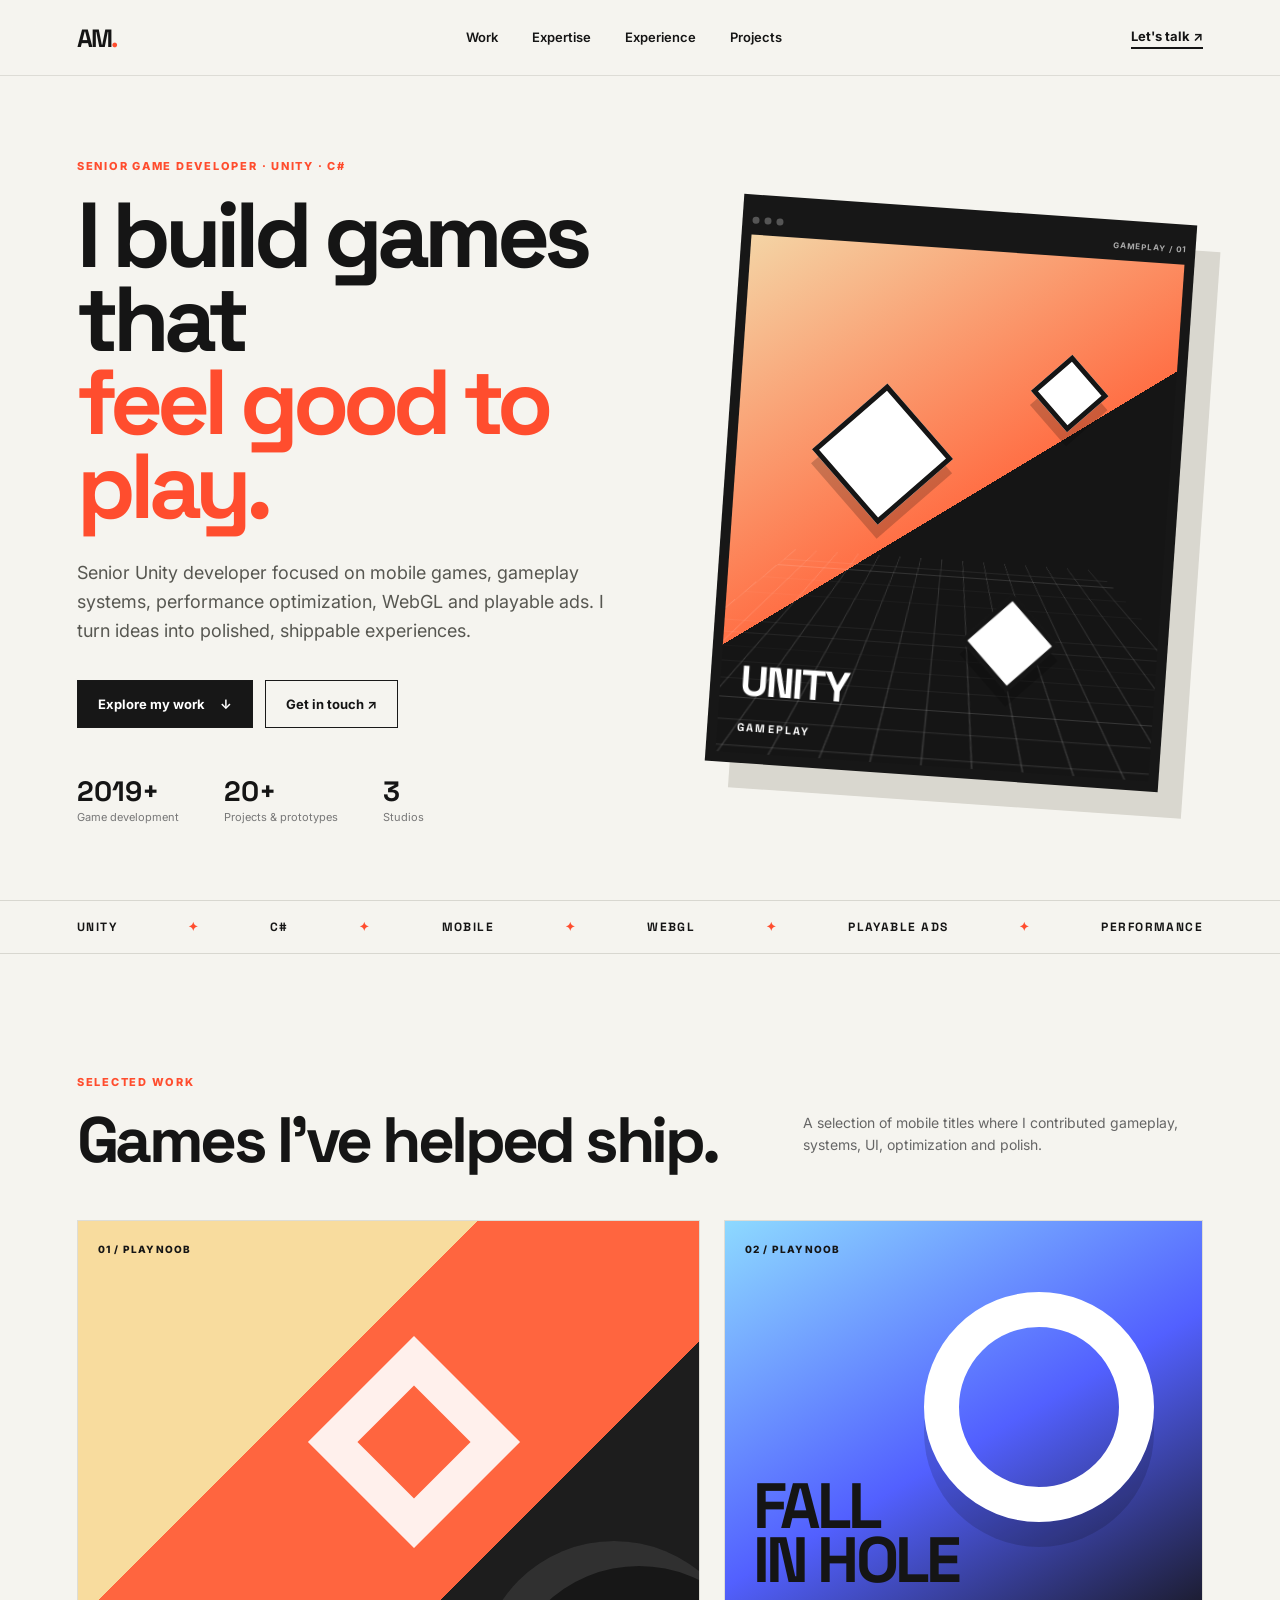
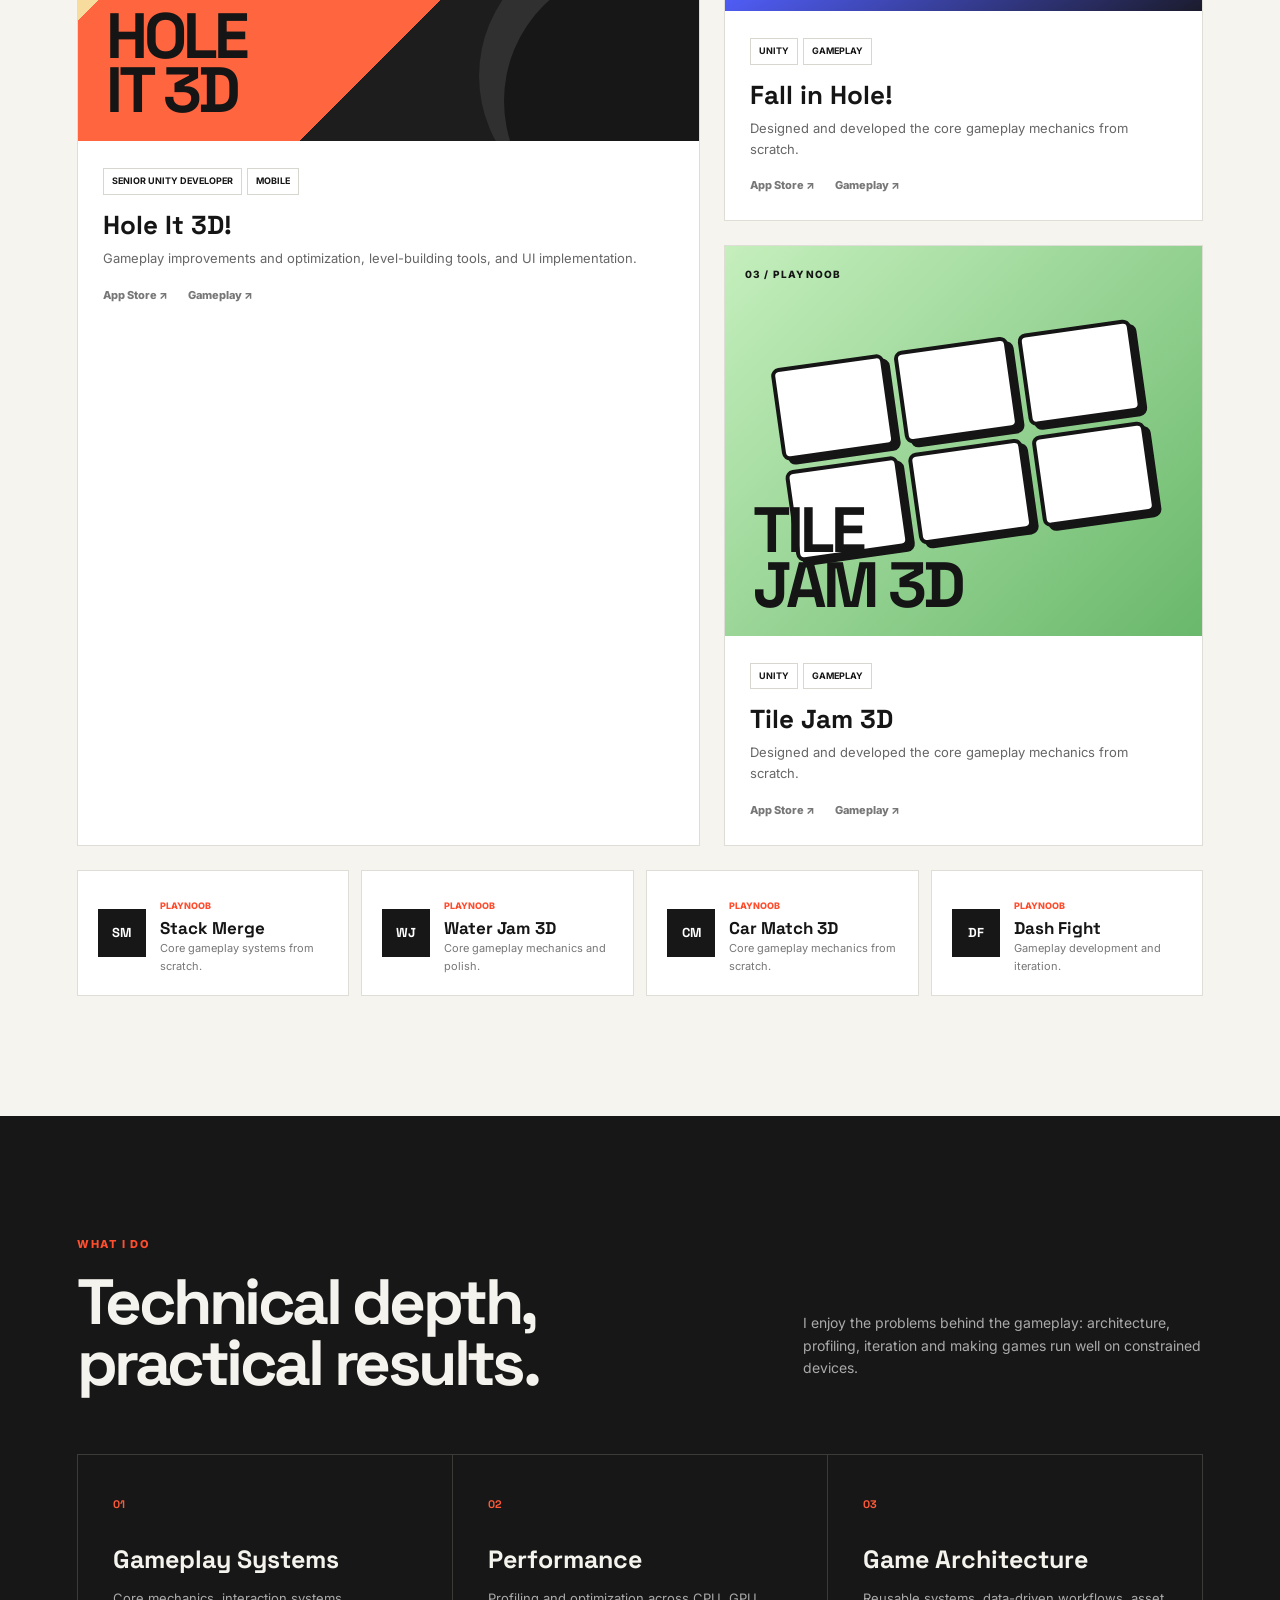
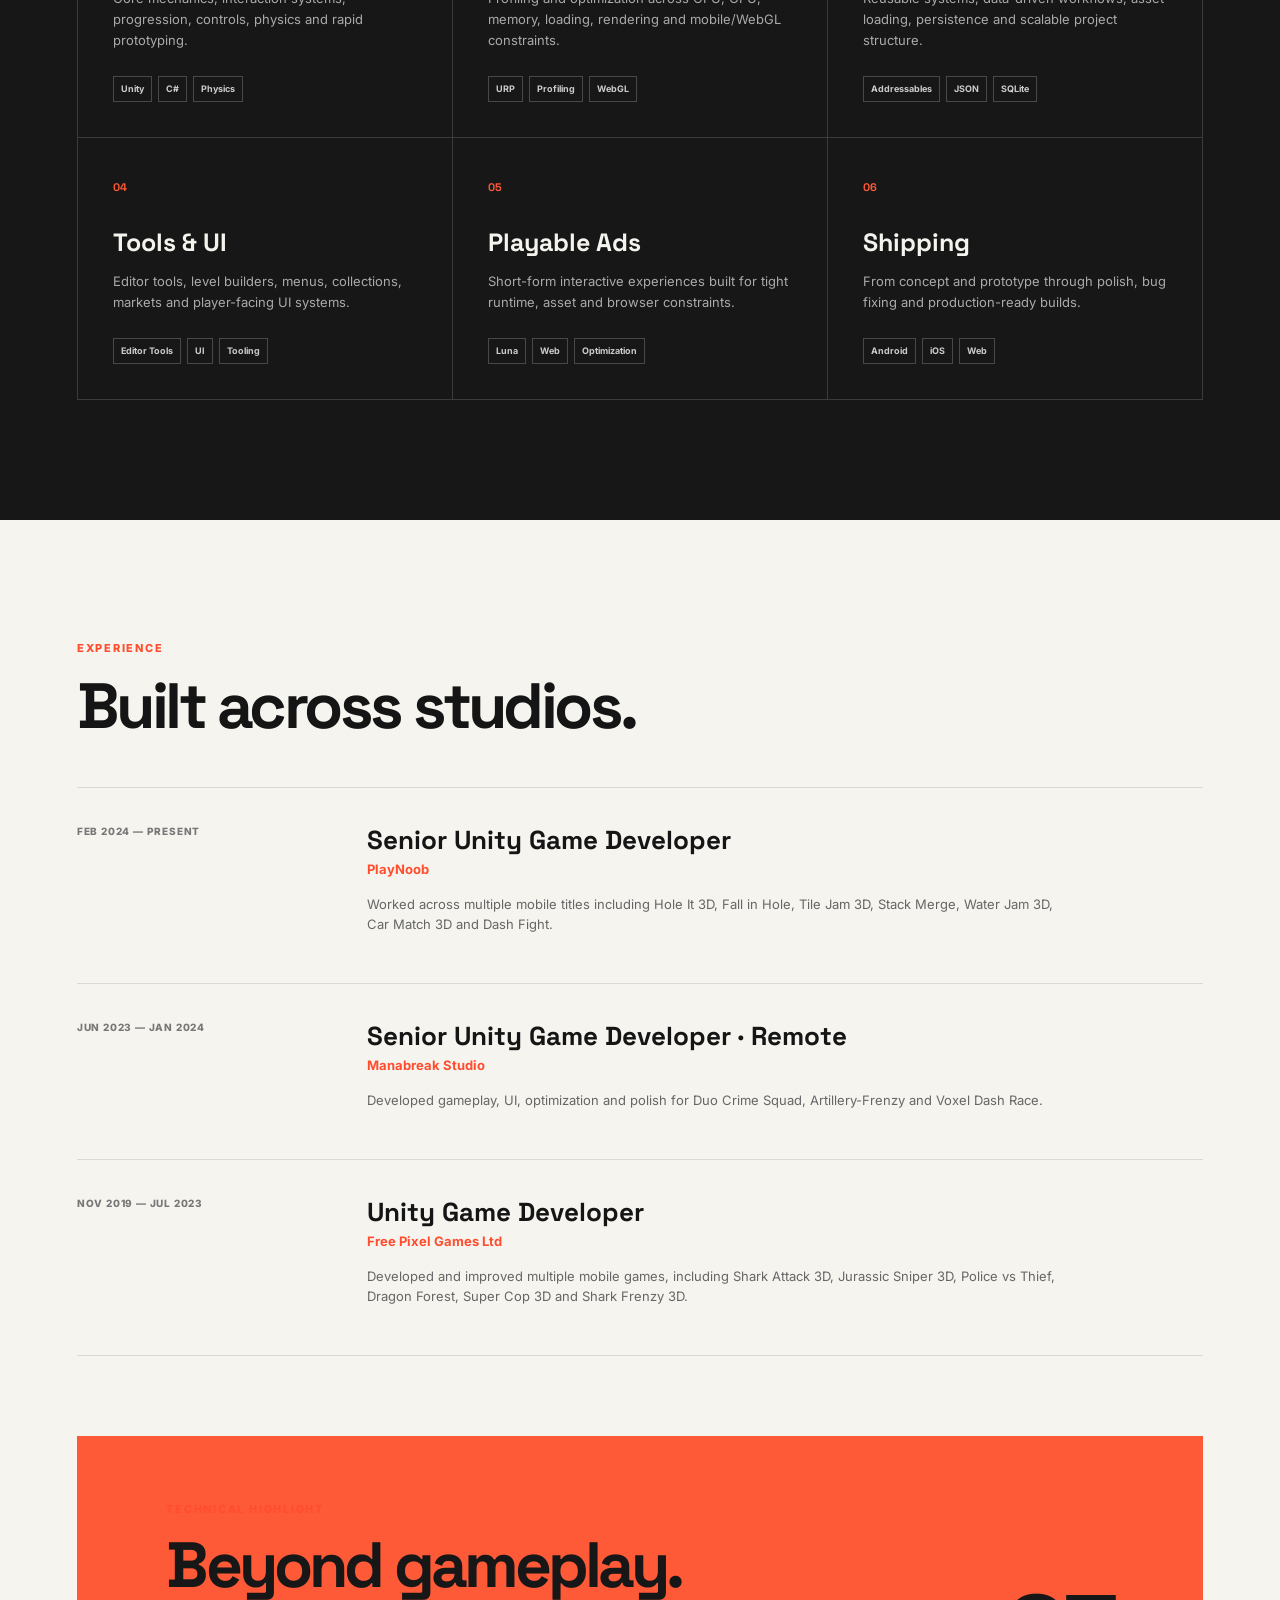
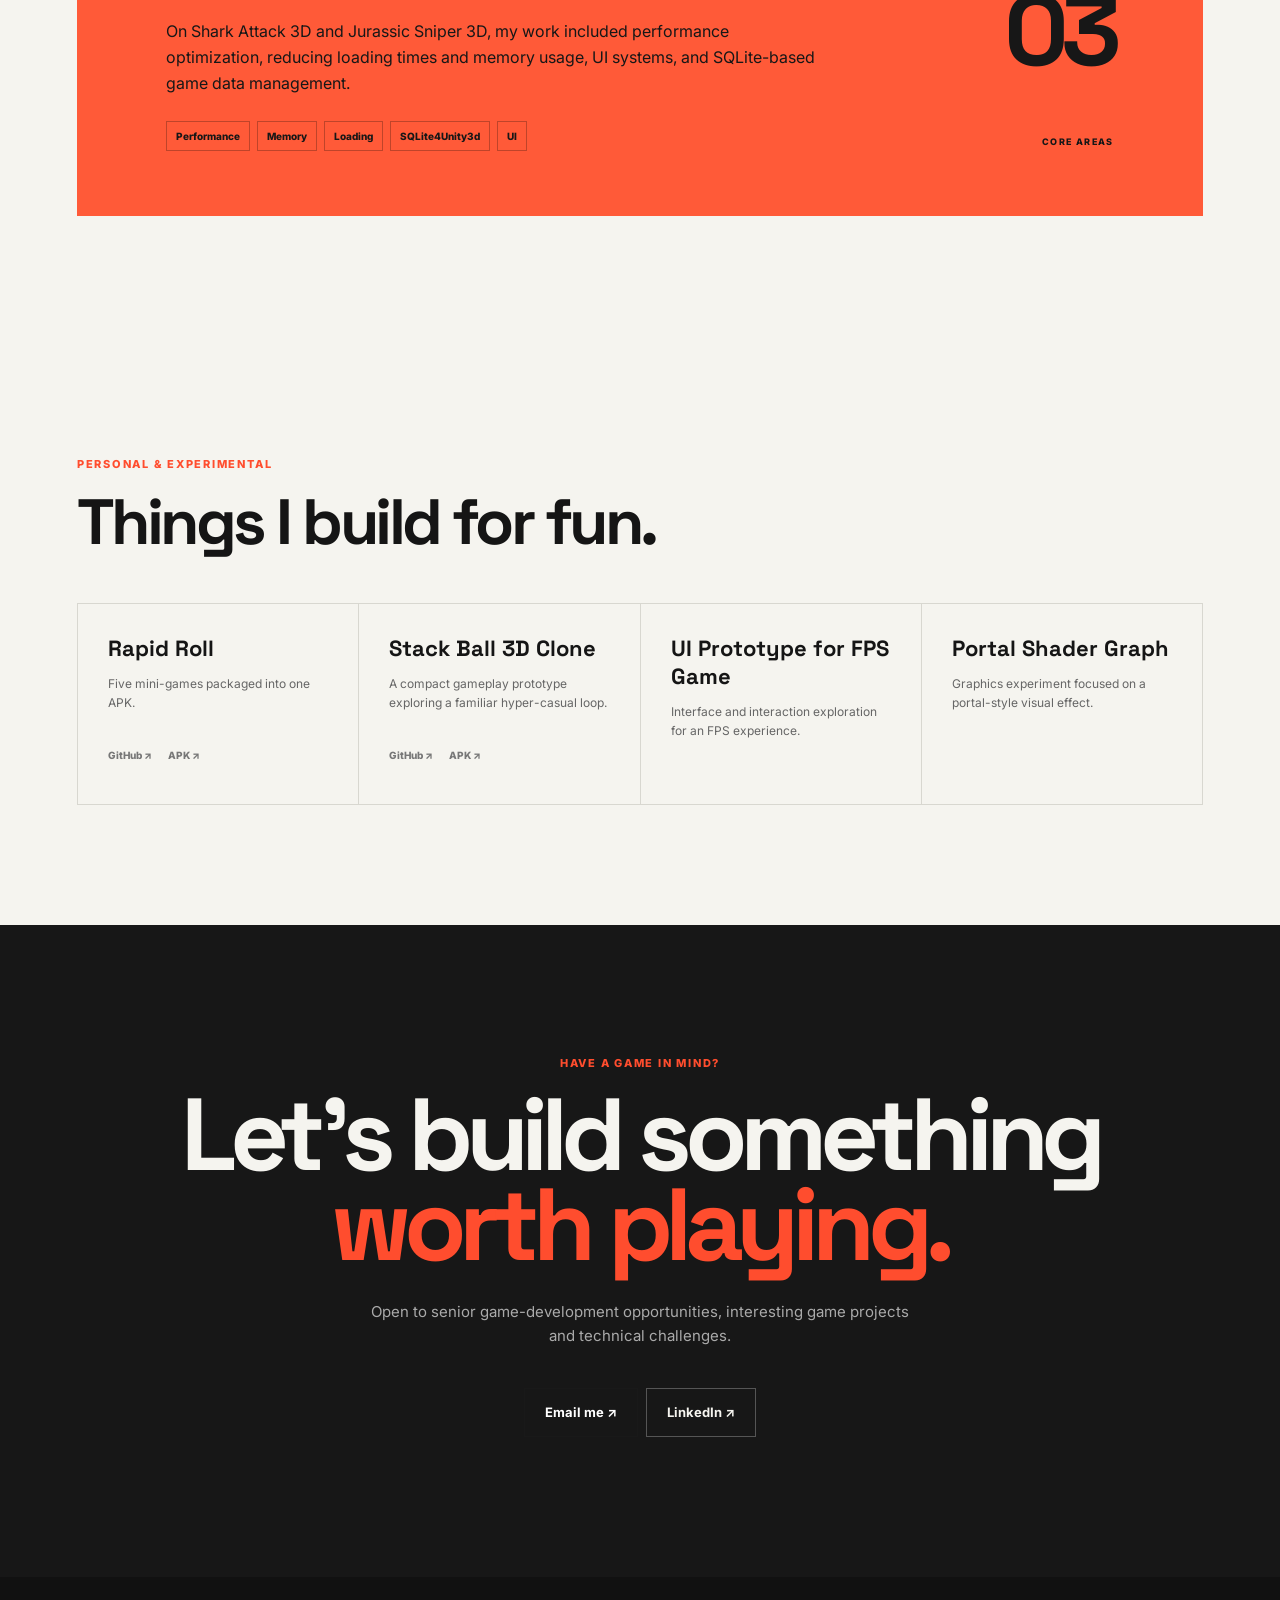
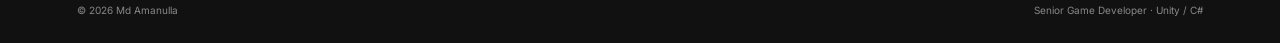
<file: amanulla-portfolio/index.html>
<!doctype html>
<html lang="en">
<head>
  <meta charset="utf-8">
  <meta name="viewport" content="width=device-width, initial-scale=1">
  <meta name="description" content="Md Amanulla — Senior Unity Game Developer specializing in mobile games, WebGL, optimization and playable ads.">
  <title>Md Amanulla — Senior Game Developer</title>
  <link rel="preconnect" href="https://fonts.googleapis.com">
  <link rel="preconnect" href="https://fonts.gstatic.com" crossorigin>
  <link href="https://fonts.googleapis.com/css2?family=Inter:wght@400;500;600;700;800&family=Space+Grotesk:wght@500;600;700&display=swap" rel="stylesheet">
  <link rel="stylesheet" href="style.css">
</head>
<body>
<header class="nav">
  <a class="brand" href="#top">AM<span>.</span></a>
  <nav>
    <a href="#work">Work</a>
    <a href="#expertise">Expertise</a>
    <a href="#experience">Experience</a>
    <a href="#personal">Projects</a>
  </nav>
  <a class="nav-cta" href="#contact">Let's talk ↗</a>
</header>

<main id="top">
<section class="hero">
  <div class="hero-copy">
    <p class="eyebrow">SENIOR GAME DEVELOPER · UNITY · C#</p>
    <h1>I build games that<br><em>feel good to play.</em></h1>
    <p class="lead">Senior Unity developer focused on mobile games, gameplay systems, performance optimization, WebGL and playable ads. I turn ideas into polished, shippable experiences.</p>
    <div class="hero-actions">
      <a class="button primary" href="#work">Explore my work <span>↓</span></a>
      <a class="button ghost" href="mailto:YOUR_EMAIL_HERE">Get in touch ↗</a>
    </div>
    <div class="hero-meta">
      <div><strong>2019+</strong><span>Game development</span></div>
      <div><strong>20+</strong><span>Projects & prototypes</span></div>
      <div><strong>3</strong><span>Studios</span></div>
    </div>
  </div>
  <div class="hero-art">
    <div class="orb orb-a"></div><div class="orb orb-b"></div>
    <div class="game-frame">
      <div class="frame-top"><span></span><span></span><span></span><b>GAMEPLAY / 01</b></div>
      <div class="frame-screen">
        <div class="grid"></div>
        <div class="cube cube-1"></div><div class="cube cube-2"></div><div class="cube cube-3"></div>
        <div class="frame-label">UNITY<br><small>GAMEPLAY</small></div>
      </div>
    </div>
  </div>
</section>

<section class="ticker"><span>UNITY</span><i>✦</i><span>C#</span><i>✦</i><span>MOBILE</span><i>✦</i><span>WEBGL</span><i>✦</i><span>PLAYABLE ADS</span><i>✦</i><span>PERFORMANCE</span></section>

<section id="work" class="section">
  <div class="section-head">
    <div><p class="eyebrow">SELECTED WORK</p><h2>Games I've helped ship.</h2></div>
    <p class="section-note">A selection of mobile titles where I contributed gameplay, systems, UI, optimization and polish.</p>
  </div>

  <div class="featured-grid">
    <article class="project-card featured">
      <div class="project-visual visual-hole"><span class="visual-tag">01 / PLAYNOOB</span><div class="visual-title">HOLE<br>IT 3D</div><div class="visual-shape"></div></div>
      <div class="project-info">
        <div><span class="tag">Senior Unity Developer</span><span class="tag">Mobile</span></div>
        <h3>Hole It 3D!</h3>
        <p>Gameplay improvements and optimization, level-building tools, and UI implementation.</p>
        <div class="project-links"><a href="#" class="disabled">App Store ↗</a><a href="#" class="disabled">Gameplay ↗</a></div>
      </div>
    </article>

    <article class="project-card">
      <div class="project-visual visual-fall"><span class="visual-tag">02 / PLAYNOOB</span><div class="visual-title">FALL<br>IN HOLE</div><div class="ring"></div></div>
      <div class="project-info">
        <div><span class="tag">Unity</span><span class="tag">Gameplay</span></div>
        <h3>Fall in Hole!</h3>
        <p>Designed and developed the core gameplay mechanics from scratch.</p>
        <div class="project-links"><a href="#" class="disabled">App Store ↗</a><a href="#" class="disabled">Gameplay ↗</a></div>
      </div>
    </article>

    <article class="project-card">
      <div class="project-visual visual-tile"><span class="visual-tag">03 / PLAYNOOB</span><div class="tiles"><b></b><b></b><b></b><b></b><b></b><b></b></div><div class="visual-title">TILE<br>JAM 3D</div></div>
      <div class="project-info">
        <div><span class="tag">Unity</span><span class="tag">Gameplay</span></div>
        <h3>Tile Jam 3D</h3>
        <p>Designed and developed the core gameplay mechanics from scratch.</p>
        <div class="project-links"><a href="#" class="disabled">App Store ↗</a><a href="#" class="disabled">Gameplay ↗</a></div>
      </div>
    </article>
  </div>

  <div class="compact-grid">
    <article class="compact-card"><div class="mini-icon">SM</div><div><span>PLAYNOOB</span><h3>Stack Merge</h3><p>Core gameplay systems from scratch.</p></div></article>
    <article class="compact-card"><div class="mini-icon">WJ</div><div><span>PLAYNOOB</span><h3>Water Jam 3D</h3><p>Core gameplay mechanics and polish.</p></div></article>
    <article class="compact-card"><div class="mini-icon">CM</div><div><span>PLAYNOOB</span><h3>Car Match 3D</h3><p>Core gameplay mechanics from scratch.</p></div></article>
    <article class="compact-card"><div class="mini-icon">DF</div><div><span>PLAYNOOB</span><h3>Dash Fight</h3><p>Gameplay development and iteration.</p></div></article>
  </div>
</section>

<section id="expertise" class="dark-section">
  <div class="section-head">
    <div><p class="eyebrow">WHAT I DO</p><h2>Technical depth,<br>practical results.</h2></div>
    <p class="section-note">I enjoy the problems behind the gameplay: architecture, profiling, iteration and making games run well on constrained devices.</p>
  </div>
  <div class="expertise-grid">
    <div class="skill"><span>01</span><h3>Gameplay Systems</h3><p>Core mechanics, interaction systems, progression, controls, physics and rapid prototyping.</p><div class="chips"><b>Unity</b><b>C#</b><b>Physics</b></div></div>
    <div class="skill"><span>02</span><h3>Performance</h3><p>Profiling and optimization across CPU, GPU, memory, loading, rendering and mobile/WebGL constraints.</p><div class="chips"><b>URP</b><b>Profiling</b><b>WebGL</b></div></div>
    <div class="skill"><span>03</span><h3>Game Architecture</h3><p>Reusable systems, data-driven workflows, asset loading, persistence and scalable project structure.</p><div class="chips"><b>Addressables</b><b>JSON</b><b>SQLite</b></div></div>
    <div class="skill"><span>04</span><h3>Tools & UI</h3><p>Editor tools, level builders, menus, collections, markets and player-facing UI systems.</p><div class="chips"><b>Editor Tools</b><b>UI</b><b>Tooling</b></div></div>
    <div class="skill"><span>05</span><h3>Playable Ads</h3><p>Short-form interactive experiences built for tight runtime, asset and browser constraints.</p><div class="chips"><b>Luna</b><b>Web</b><b>Optimization</b></div></div>
    <div class="skill"><span>06</span><h3>Shipping</h3><p>From concept and prototype through polish, bug fixing and production-ready builds.</p><div class="chips"><b>Android</b><b>iOS</b><b>Web</b></div></div>
  </div>
</section>

<section id="experience" class="section experience">
  <div class="section-head"><div><p class="eyebrow">EXPERIENCE</p><h2>Built across studios.</h2></div></div>
  <div class="timeline">
    <div class="role"><div class="date">FEB 2024 — PRESENT</div><div><h3>Senior Unity Game Developer</h3><p class="company">PlayNoob</p><p>Worked across multiple mobile titles including Hole It 3D, Fall in Hole, Tile Jam 3D, Stack Merge, Water Jam 3D, Car Match 3D and Dash Fight.</p></div></div>
    <div class="role"><div class="date">JUN 2023 — JAN 2024</div><div><h3>Senior Unity Game Developer · Remote</h3><p class="company">Manabreak Studio</p><p>Developed gameplay, UI, optimization and polish for Duo Crime Squad, Artillery-Frenzy and Voxel Dash Race.</p></div></div>
    <div class="role"><div class="date">NOV 2019 — JUL 2023</div><div><h3>Unity Game Developer</h3><p class="company">Free Pixel Games Ltd</p><p>Developed and improved multiple mobile games, including Shark Attack 3D, Jurassic Sniper 3D, Police vs Thief, Dragon Forest, Super Cop 3D and Shark Frenzy 3D.</p></div></div>
  </div>
</section>

<section class="case-study">
  <div><p class="eyebrow">TECHNICAL HIGHLIGHT</p><h2>Beyond gameplay.</h2><p>On Shark Attack 3D and Jurassic Sniper 3D, my work included performance optimization, reducing loading times and memory usage, UI systems, and SQLite-based game data management.</p><div class="case-tags"><span>Performance</span><span>Memory</span><span>Loading</span><span>SQLite4Unity3d</span><span>UI</span></div></div>
  <div class="case-number">03<br><small>CORE AREAS</small></div>
</section>

<section id="personal" class="section personal">
  <div class="section-head"><div><p class="eyebrow">PERSONAL & EXPERIMENTAL</p><h2>Things I build for fun.</h2></div></div>
  <div class="personal-grid">
    <div><h3>Rapid Roll</h3><p>Five mini-games packaged into one APK.</p><a href="#" class="disabled">GitHub ↗</a> <a href="#" class="disabled">APK ↗</a></div>
    <div><h3>Stack Ball 3D Clone</h3><p>A compact gameplay prototype exploring a familiar hyper-casual loop.</p><a href="#" class="disabled">GitHub ↗</a> <a href="#" class="disabled">APK ↗</a></div>
    <div><h3>UI Prototype for FPS Game</h3><p>Interface and interaction exploration for an FPS experience.</p></div>
    <div><h3>Portal Shader Graph</h3><p>Graphics experiment focused on a portal-style visual effect.</p></div>
  </div>
</section>

<section id="contact" class="contact">
  <p class="eyebrow">HAVE A GAME IN MIND?</p>
  <h2>Let's build something<br><em>worth playing.</em></h2>
  <p>Open to senior game-development opportunities, interesting game projects and technical challenges.</p>
  <div><a class="button primary" href="mailto:YOUR_EMAIL_HERE">Email me ↗</a><a class="button ghost light" href="YOUR_LINKEDIN_URL">LinkedIn ↗</a></div>
</section>
</main>

<footer><span>© 2026 Md Amanulla</span><span>Senior Game Developer · Unity / C#</span></footer>
<script src="script.js"></script>
</body>
</html>
</file>
<file: amanulla-portfolio/style.css>
*{box-sizing:border-box}html{scroll-behavior:smooth}body{margin:0;background:#f5f4ef;color:#151515;font-family:Inter,system-ui,sans-serif;line-height:1.6}a{color:inherit;text-decoration:none}.nav{height:76px;display:flex;align-items:center;justify-content:space-between;padding:0 6vw;border-bottom:1px solid #dddcd6;position:sticky;top:0;background:rgba(245,244,239,.9);backdrop-filter:blur(16px);z-index:20}.brand{font:700 25px "Space Grotesk";letter-spacing:-2px}.brand span{color:#ff4d2e}.nav nav{display:flex;gap:34px;font-size:13px;font-weight:600}.nav nav a:hover{color:#ff4d2e}.nav-cta{font-size:13px;font-weight:700;border-bottom:2px solid #151515}.hero{min-height:calc(100vh - 76px);padding:8vh 6vw 7vh;display:grid;grid-template-columns:1.05fr .95fr;gap:5vw;align-items:center;max-width:1500px;margin:auto}.eyebrow{font-size:11px;letter-spacing:.16em;font-weight:800;margin:0 0 18px;color:#ff4d2e}.hero h1{font:700 clamp(55px,7.2vw,108px)/.91 "Space Grotesk";letter-spacing:-.065em;margin:0 0 30px}.hero h1 em,.contact h2 em{font-style:normal;color:#ff4d2e}.lead{font-size:18px;max-width:650px;color:#575751}.hero-actions{display:flex;gap:12px;margin:34px 0}.button{display:inline-flex;align-items:center;gap:15px;padding:13px 20px;border:1px solid #191919;font-weight:700;font-size:13px}.button.primary{background:#171717;color:#fff}.button.primary:hover{background:#ff4d2e;border-color:#ff4d2e}.button.ghost:hover{background:#fff}.hero-meta{display:flex;gap:45px;margin-top:45px}.hero-meta div{display:flex;flex-direction:column}.hero-meta strong{font:700 28px "Space Grotesk"}.hero-meta span{font-size:11px;color:#777}.hero-art{position:relative;min-height:560px;display:grid;place-items:center}.orb{position:absolute;border-radius:50%;filter:blur(2px)}.orb-a{width:390px;height:390px;background:#ff5b35;opacity:.85;top:5%;right:5%}.orb-b{width:210px;height:210px;background:#ffe24b;bottom:7%;left:4%}.game-frame{width:min(480px,90%);aspect-ratio:4/5;background:#171717;box-shadow:25px 25px 0 #d9d7cf;transform:rotate(4deg);position:relative;z-index:2;padding:10px}.frame-top{height:30px;display:flex;align-items:center;gap:5px;color:#aaa;font-size:8px}.frame-top span{width:7px;height:7px;border-radius:50%;background:#555}.frame-top b{margin-left:auto;font-size:8px;letter-spacing:.12em}.frame-screen{height:calc(100% - 30px);position:relative;overflow:hidden;background:linear-gradient(145deg,#f4d4a5,#ff7046 50%,#151515 50%)}.grid{position:absolute;inset:0;background:linear-gradient(rgba(255,255,255,.14) 1px,transparent 1px),linear-gradient(90deg,rgba(255,255,255,.14) 1px,transparent 1px);background-size:30px 30px;transform:perspective(500px) rotateX(55deg) scale(1.7);transform-origin:center bottom}.cube{position:absolute;background:#fff;border:5px solid #151515;transform:rotate(45deg);box-shadow:10px 10px 0 rgba(0,0,0,.2)}.cube-1{width:100px;height:100px;left:22%;top:31%}.cube-2{width:55px;height:55px;right:18%;top:21%}.cube-3{width:70px;height:70px;right:26%;bottom:18%}.frame-label{position:absolute;left:20px;bottom:18px;font:700 42px/.85 "Space Grotesk";color:#fff;letter-spacing:-.05em}.frame-label small{font-size:11px;letter-spacing:.2em}.ticker{border-block:1px solid #d8d7d0;padding:18px 6vw;display:flex;justify-content:space-between;align-items:center;font:700 12px "Space Grotesk";letter-spacing:.12em}.ticker i{font-style:normal;color:#ff4d2e}.section{padding:120px 6vw;max-width:1500px;margin:auto}.section-head{display:flex;justify-content:space-between;gap:50px;align-items:end;margin-bottom:50px}.section-head h2,.dark-section h2{font:700 clamp(40px,5vw,72px)/.95 "Space Grotesk";letter-spacing:-.055em;margin:0}.section-note{max-width:400px;color:#666;font-size:14px}.featured-grid{display:grid;grid-template-columns:1.3fr 1fr;gap:24px}.project-card{background:#fff;border:1px solid #deddd6}.project-card.featured{grid-row:span 2}.project-visual{min-height:390px;position:relative;overflow:hidden}.featured .project-visual{min-height:520px}.visual-tag{position:absolute;top:20px;left:20px;font-size:10px;font-weight:800;letter-spacing:.12em;z-index:3}.visual-title{position:absolute;left:28px;bottom:24px;font:700 clamp(35px,5vw,70px)/.85 "Space Grotesk";letter-spacing:-.06em;z-index:3}.visual-hole{background:linear-gradient(135deg,#f8dc9e 0 35%,#ff653f 35% 65%,#1d1d1d 65%)}.visual-hole:after{content:"";position:absolute;width:270px;height:270px;border-radius:50%;background:#171717;right:-50px;bottom:-70px;box-shadow:inset 25px 25px 0 #303030}.visual-shape{position:absolute;width:150px;height:150px;border:35px solid #fff;transform:rotate(45deg);left:42%;top:28%;opacity:.9}.visual-fall{background:linear-gradient(150deg,#8dd9ff,#5260ff 55%,#1b1b2c)}.ring{position:absolute;width:230px;height:230px;border:35px solid #fff;border-radius:50%;right:10%;top:18%;box-shadow:0 25px 0 rgba(0,0,0,.15)}.visual-tile{background:linear-gradient(135deg,#c5efbd,#69b86b)}.tiles{position:absolute;inset:25% 12%;display:grid;grid-template-columns:repeat(3,1fr);gap:10px;transform:rotate(-8deg)}.tiles b{background:#fff;border:4px solid #151515;border-radius:8px;box-shadow:5px 5px #151515}.project-info{padding:25px}.project-info h3{font:700 26px "Space Grotesk";margin:13px 0 6px}.project-info p{font-size:13px;color:#666;margin:0 0 18px}.tag{display:inline-block;border:1px solid #d7d6cf;padding:5px 8px;font-size:9px;font-weight:700;margin-right:5px;text-transform:uppercase}.project-links{display:flex;gap:20px;font-size:11px;font-weight:800}.project-links a:not(.disabled):hover,.personal-grid a:not(.disabled):hover{color:#ff4d2e}.disabled{color:#777}.compact-grid{display:grid;grid-template-columns:repeat(4,1fr);gap:12px;margin-top:24px}.compact-card{background:#fff;border:1px solid #deddd6;padding:20px;display:flex;gap:14px;align-items:center}.mini-icon{min-width:48px;height:48px;display:grid;place-items:center;background:#171717;color:#fff;font:700 13px "Space Grotesk"}.compact-card span{font-size:9px;font-weight:800;color:#ff4d2e}.compact-card h3{font:700 17px "Space Grotesk";margin:1px 0}.compact-card p{font-size:11px;color:#777;margin:0}.dark-section{background:#171717;color:#f4f3ed;padding:120px 6vw}.dark-section .section-head{max-width:1500px;margin:0 auto 60px}.dark-section .section-note{color:#aaa}.expertise-grid{max-width:1500px;margin:auto;display:grid;grid-template-columns:repeat(3,1fr);border-top:1px solid #3b3b38;border-left:1px solid #3b3b38}.skill{padding:35px;border-right:1px solid #3b3b38;border-bottom:1px solid #3b3b38;min-height:260px}.skill>span{color:#ff5a38;font:700 11px "Space Grotesk"}.skill h3{font:700 25px "Space Grotesk";margin:28px 0 10px}.skill p{color:#aaa;font-size:13px;max-width:330px}.chips{display:flex;gap:6px;flex-wrap:wrap;margin-top:25px}.chips b{font-size:9px;border:1px solid #484844;padding:5px 7px;color:#ccc}.experience{padding-bottom:80px}.timeline{border-top:1px solid #d9d8d1}.role{display:grid;grid-template-columns:250px 1fr;gap:40px;padding:35px 0;border-bottom:1px solid #d9d8d1}.date{font-size:10px;font-weight:800;letter-spacing:.08em;color:#777}.role h3{font:700 26px "Space Grotesk";margin:0}.company{color:#ff4d2e;font-weight:700;font-size:13px;margin:2px 0 14px}.role p:last-child{max-width:700px;font-size:13px;color:#666}.case-study{margin:0 6vw 120px;background:#ff5a38;color:#171717;padding:65px 7%;display:flex;justify-content:space-between;gap:50px;align-items:end}.case-study h2{font:700 clamp(40px,5vw,70px)/.9 "Space Grotesk";letter-spacing:-.06em;margin:0 0 25px}.case-study>div:first-child{max-width:720px}.case-study p:not(.eyebrow){font-size:16px;max-width:650px}.case-tags{display:flex;gap:7px;flex-wrap:wrap;margin-top:25px}.case-tags span{border:1px solid rgba(0,0,0,.25);padding:6px 9px;font-size:10px;font-weight:800}.case-number{font:700 100px/.8 "Space Grotesk";letter-spacing:-.08em;text-align:right}.case-number small{font:800 9px Inter;letter-spacing:.15em}.personal-grid{display:grid;grid-template-columns:repeat(4,1fr);gap:1px;background:#d8d7d0;border:1px solid #d8d7d0}.personal-grid>div{background:#f5f4ef;padding:30px;min-height:200px}.personal-grid h3{font:700 22px "Space Grotesk";margin:0 0 8px}.personal-grid p{font-size:12px;color:#666;min-height:55px}.personal-grid a{font-size:10px;font-weight:800;margin-right:12px}.contact{padding:130px 6vw;background:#171717;color:#f5f4ef;text-align:center}.contact h2{font:700 clamp(55px,8vw,110px)/.88 "Space Grotesk";letter-spacing:-.07em;margin:0}.contact>p:not(.eyebrow){max-width:550px;margin:30px auto;color:#aaa;font-size:15px}.contact .button{margin:10px 4px}.button.light{border-color:#555}.button.light:hover{background:#fff;color:#171717}footer{padding:25px 6vw;display:flex;justify-content:space-between;font-size:10px;color:#777;background:#111;color:#888}@media(max-width:900px){.nav nav{display:none}.hero{grid-template-columns:1fr;padding-top:60px}.hero-art{min-height:480px}.featured-grid{grid-template-columns:1fr}.featured .project-visual{min-height:420px}.compact-grid{grid-template-columns:repeat(2,1fr)}.expertise-grid{grid-template-columns:repeat(2,1fr)}.personal-grid{grid-template-columns:repeat(2,1fr)}.role{grid-template-columns:150px 1fr}.case-study{margin-inline:0}.section,.dark-section{padding:85px 6vw}}@media(max-width:560px){.nav{padding:0 5vw}.nav-cta{display:none}.hero{padding-inline:5vw}.hero h1{font-size:54px}.hero-meta{gap:20px}.hero-meta strong{font-size:22px}.hero-art{min-height:390px}.game-frame{width:90%}.ticker{overflow:hidden;gap:20px;white-space:nowrap}.ticker span:nth-of-type(n+4),.ticker i:nth-of-type(n+4){display:none}.section,.dark-section{padding:70px 5vw}.section-head{display:block}.section-note{margin-top:20px}.compact-grid,.expertise-grid,.personal-grid{grid-template-columns:1fr}.role{grid-template-columns:1fr;gap:10px}.case-study{padding:45px 7%;display:block}.case-number{font-size:70px;margin-top:40px}.contact{padding:90px 5vw}footer{display:block}footer span{display:block;margin:5px 0}}
</file>
